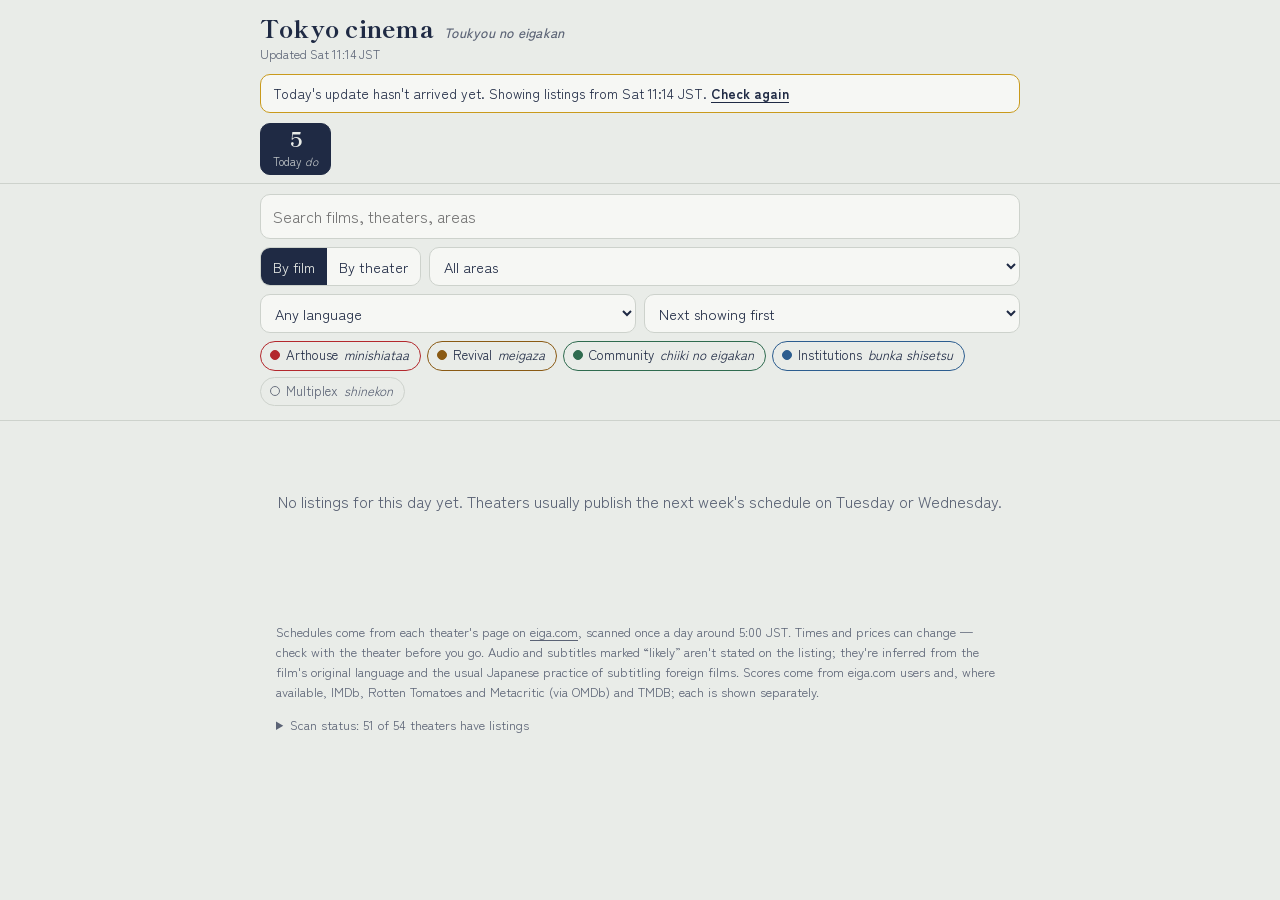
<file: site/index.html>
<!doctype html>
<html lang="en">
<head>
<meta charset="utf-8">
<meta name="viewport" content="width=device-width, initial-scale=1, viewport-fit=cover">
<title>Tokyo Cinema</title>
<meta name="description" content="Daily showtimes for Tokyo's mini-theaters, revival houses and multiplexes.">
<meta name="theme-color" content="#e9ece8" media="(prefers-color-scheme: light)">
<meta name="theme-color" content="#131926" media="(prefers-color-scheme: dark)">
<meta name="mobile-web-app-capable" content="yes">
<meta name="apple-mobile-web-app-title" content="Tokyo Cinema">
<link rel="manifest" href="manifest.webmanifest">
<link rel="icon" href="icons/favicon-64.png" type="image/png">
<link rel="apple-touch-icon" href="icons/apple-touch-icon.png">
<link rel="preconnect" href="https://fonts.googleapis.com">
<link rel="preconnect" href="https://fonts.gstatic.com" crossorigin>
<link href="https://fonts.googleapis.com/css2?family=Shippori+Mincho+B1:wght@600;800&family=Zen+Kaku+Gothic+New:wght@400;500;700&display=swap" rel="stylesheet">
<link rel="stylesheet" href="style.css">
</head>
<body>
<header class="top">
  <div class="masthead">
    <div>
      <h1>Tokyo cinema <span class="rj" title="東京の映画館">Toukyou no eigakan</span></h1>
      <button type="button" class="updated" id="updated" title="Check for new listings">Loading listings…</button>
    </div>
    <button type="button" class="install" id="install" hidden>Install app</button>
  </div>
  <p class="notice" id="notice" role="status" hidden></p>
</header>
<nav class="days-bar" aria-label="Choose a day"><div class="days" id="days"></div></nav>
<section class="filters" aria-label="Filters">
  <div class="controls">
    <input id="q" type="search" placeholder="Search films, theaters, areas" aria-label="Search films, theaters or areas" autocomplete="off">
    <div class="row">
      <div class="seg" role="group" aria-label="Group listings">
        <button type="button" data-view="film" aria-pressed="true">By film</button>
        <button type="button" data-view="theater" aria-pressed="false">By theater</button>
      </div>
      <select id="area" aria-label="Area"><option value="">All areas</option></select>
    </div>
    <div class="row">
    <select id="lang" aria-label="Audio and subtitles">
      <option value="">Any language</option>
      <option value="en">English audio or English subtitles</option>
      <option value="ja">Japanese audio</option>
      <option value="orig-ja">Original language, Japanese subtitles</option>
      <option value="dub">Japanese dub (fukikae)</option>
    </select>
    <select id="sort" aria-label="Sort films">
      <option value="next">Next showing first</option>
      <option value="rating">Highest rated first</option>
    </select>
    </div>
    <div class="types" id="types" role="group" aria-label="Theater types"></div>
    <div class="types genres" id="genres" role="group" aria-label="Genres"></div>
  </div>
</section>

<main id="list" aria-live="polite"></main>

<footer class="foot">
  <p>Schedules come from each theater's page on <a href="https://eiga.com/theater/13/">eiga.com</a>, scanned once a day around 5:00 JST. Times and prices can change — check with the theater before you go. Audio and subtitles marked “likely” aren't stated on the listing; they're inferred from the film's original language and the usual Japanese practice of subtitling foreign films. Scores come from eiga.com users and, where available, IMDb, Rotten Tomatoes and Metacritic (via OMDb) and TMDB; each is shown separately.<span id="tmdb-credit" hidden> Film languages and some English titles come from <a href="https://www.themoviedb.org/">TMDB</a>; this product uses the TMDB API but is not endorsed or certified by TMDB.</span></p>
  <p id="get-android" hidden><a href="https://github.com/davepomerlo/tokyo-cinema/releases/latest/download/tokyo-cinema.apk">Download the Android app</a> (tokyo-cinema.apk)</p>
  <details id="health"><summary>Scan status</summary><ul id="health-list"></ul></details>
</footer>

<script src="app.js"></script>
</body>
</html>
</file>
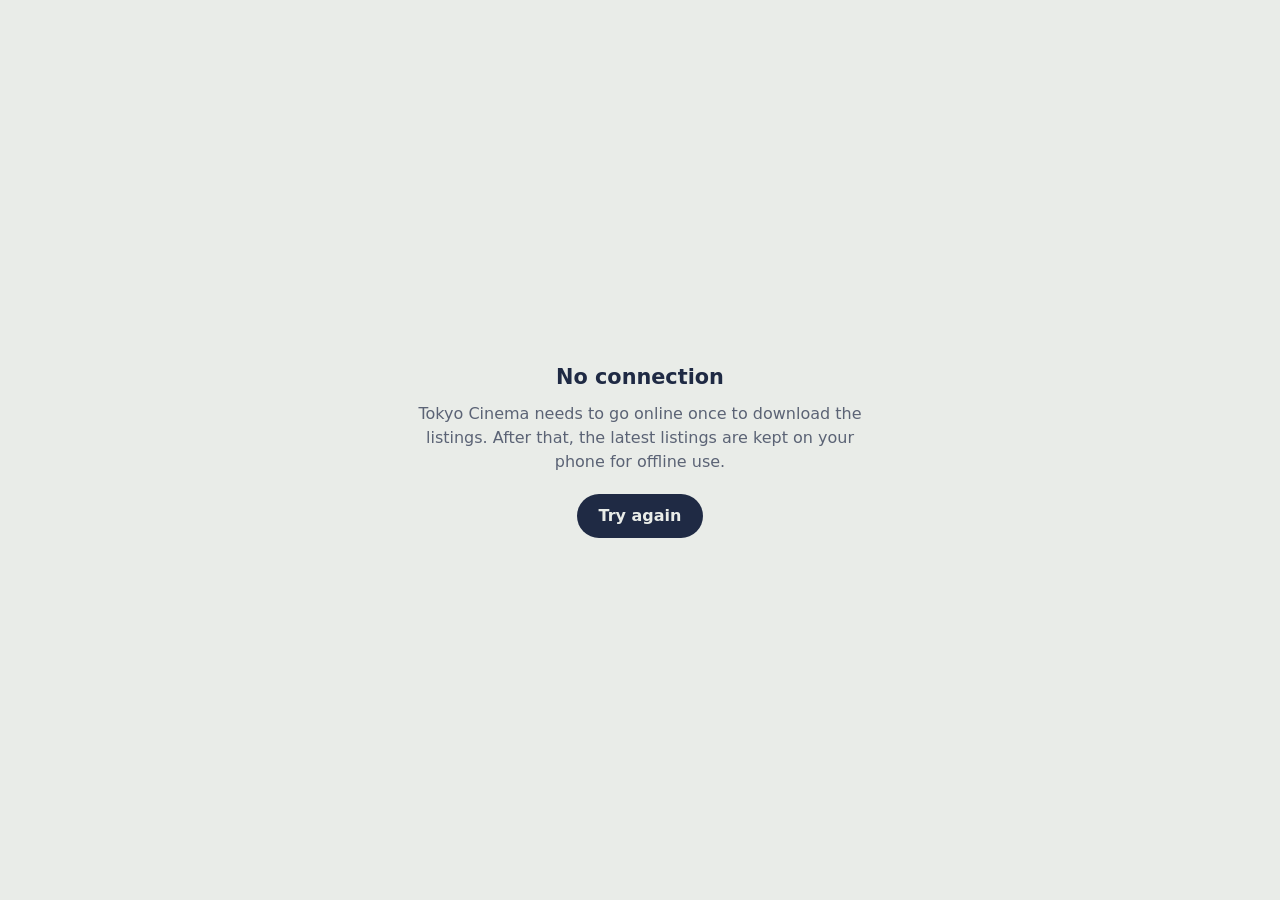
<file: android/app/src/main/assets/offline.html>
<!doctype html>
<html lang="en">
<head>
<meta charset="utf-8">
<meta name="viewport" content="width=device-width, initial-scale=1">
<title>Tokyo Cinema</title>
<style>
  :root { --paper:#e9ece8; --ink:#1f2a44; --muted:#5b6375; }
  @media (prefers-color-scheme: dark) { :root { --paper:#131926; --ink:#e8eaf0; --muted:#9aa2b4; } }
  body { margin:0; min-height:100vh; display:grid; place-items:center; background:var(--paper); color:var(--ink);
         font:16px/1.5 system-ui, sans-serif; padding:24px; box-sizing:border-box; text-align:center; }
  h1 { font-size:1.3rem; margin:0 0 8px; }
  p { color:var(--muted); margin:0 0 20px; max-width:28em; }
  button { font:inherit; font-weight:700; border:0; border-radius:999px; padding:10px 22px; background:var(--ink); color:var(--paper); }
</style>
</head>
<body>
<main>
  <h1>No connection</h1>
  <p>Tokyo Cinema needs to go online once to download the listings. After that, the latest listings are kept on your phone for offline use.</p>
  <button type="button" onclick="location.href='https://davepomerlo.github.io/tokyo-cinema/?source=android'">Try again</button>
</main>
</body>
</html>
</file>
<file: site/style.css>
:root {
  --paper: #e9ece8;
  --sheet: #f6f7f4;
  --ink: #1f2a44;
  --muted: #5b6375;
  --line: #cdd2cc;
  --red: #b3282d;
  --gold: #c99a1c;
  --gold-ink: #3a2c05;
  --t-arthouse: #b3282d;
  --t-repertory: #8a5a14;
  --t-institution: #2c5d8f;
  --t-community: #2f6b4f;
  --t-multiplex: #6b7280;
  --serif: "Shippori Mincho B1", "Hiragino Mincho ProN", "Yu Mincho", serif;
  --sans: "Zen Kaku Gothic New", "Hiragino Sans", "Yu Gothic", system-ui, sans-serif;
}
@media (prefers-color-scheme: dark) {
  :root {
    --paper: #131926;
    --sheet: #1a2132;
    --ink: #e8eaf0;
    --muted: #9aa2b4;
    --line: #2d3549;
    --red: #e3646a;
    --gold: #e3b84a;
    --gold-ink: #241a00;
    --t-arthouse: #e3646a;
    --t-repertory: #d6a04c;
    --t-institution: #6fa3d8;
    --t-community: #6cb48e;
    --t-multiplex: #9aa2b4;
  }
}

* { box-sizing: border-box; }
html { -webkit-text-size-adjust: 100%; }
body {
  margin: 0;
  background: var(--paper);
  color: var(--ink);
  font: 400 16px/1.55 var(--sans);
  font-feature-settings: "palt";
}
a { color: inherit; text-decoration-thickness: 1px; text-underline-offset: 3px; }
button, input, select { font: inherit; color: inherit; }
:focus-visible { outline: 2px solid var(--red); outline-offset: 2px; }

/* ── header ─────────────────────────────────────────── */
.top { padding: max(14px, env(safe-area-inset-top)) 16px 0; }
.masthead { max-width: 760px; margin: 0 auto; display: flex; align-items: flex-start; justify-content: space-between; gap: 12px; }
h1 { font: 800 1.5rem/1.2 var(--serif); margin: 0; letter-spacing: .01em; }
h1 span { font-size: .85rem; font-weight: 600; color: var(--muted); margin-left: 4px; white-space: nowrap; }
.updated {
  display: block; margin: 2px 0 0; padding: 0; border: 0; background: none;
  font-size: .78rem; color: var(--muted); cursor: pointer; text-align: left;
}
.updated.busy { opacity: .6; }
.install {
  flex: 0 0 auto; margin-top: 2px;
  border: 1px solid var(--ink); background: var(--ink); color: var(--paper);
  border-radius: 999px; padding: 6px 14px; font-size: .85rem; font-weight: 700; cursor: pointer;
}
.notice {
  max-width: 760px; margin: 10px auto 0; padding: 8px 12px;
  border-radius: 10px; background: var(--sheet); border: 1px solid var(--line);
  font-size: .85rem; color: var(--ink);
}
.notice.warn { border-color: var(--gold); }
.notice button { border: 0; background: none; padding: 0; color: inherit; font: inherit; font-weight: 700; text-decoration: underline; text-underline-offset: 3px; cursor: pointer; }
@media (display-mode: standalone) {
  .top { padding-top: max(10px, env(safe-area-inset-top)); }
}

.days-bar {
  position: sticky; top: 0; z-index: 5;
  background: var(--paper);
  padding: 10px 0 8px;
  border-bottom: 1px solid var(--line);
}
.days {
  display: flex; gap: 6px; overflow-x: auto; scrollbar-width: none;
  padding: 0 16px; max-width: 792px; margin: 0 auto;
  scroll-snap-type: x proximity; scroll-padding-inline: 16px;
}
.days::-webkit-scrollbar { display: none; }
.filters { padding: 0 16px 6px; border-bottom: 1px solid var(--line); }
.day {
  flex: 0 0 auto; scroll-snap-align: start;
  border: 1px solid var(--line); background: var(--sheet);
  border-radius: 10px; padding: 4px 12px 5px; cursor: pointer;
  text-align: center; line-height: 1.2; min-width: 58px;
}
.day b { display: block; font: 800 1.25rem/1.1 var(--serif); font-variant-numeric: lining-nums; }
.day small { font-size: .72rem; color: var(--muted); }
.day[aria-pressed="true"] { background: var(--ink); color: var(--paper); border-color: var(--ink); }
.day[aria-pressed="true"] small { color: inherit; opacity: .8; }
.day.sun small { color: var(--red); }
.day.sat small { color: var(--t-institution); }
.day[aria-pressed="true"].sun small, .day[aria-pressed="true"].sat small { color: inherit; }

.controls { max-width: 760px; margin: 10px auto 0; display: grid; grid-template-columns: minmax(0, 1fr); gap: 8px; }
.controls > * { min-width: 0; }
#q {
  width: 100%; border: 1px solid var(--line); background: var(--sheet);
  border-radius: 10px; padding: 9px 12px;
}
.row { display: flex; gap: 8px; }
.seg { display: inline-flex; border: 1px solid var(--line); border-radius: 10px; overflow: hidden; flex: 0 0 auto; }
.seg button { border: 0; background: var(--sheet); padding: 7px 12px; cursor: pointer; font-size: .9rem; }
.seg button[aria-pressed="true"] { background: var(--ink); color: var(--paper); }
#area, #lang, #sort { flex: 1; min-width: 0; border: 1px solid var(--line); background: var(--sheet); border-radius: 10px; padding: 7px 10px; font-size: .9rem; }

.types {
  display: flex; gap: 6px; overflow-x: auto; scrollbar-width: none;
  margin: 0 -16px; padding: 0 16px 4px;
}
.types::-webkit-scrollbar { display: none; }
@media (min-width: 792px) { .types { flex-wrap: wrap; margin: 0; padding: 0; } }
.type {
  flex: 0 0 auto; white-space: nowrap;
  --c: var(--muted);
  border: 1px solid var(--line); background: transparent; border-radius: 999px;
  padding: 3px 11px 4px 9px; font-size: .82rem; cursor: pointer; color: var(--muted);
  display: inline-flex; align-items: center; gap: 6px;
}
.type::before { content: ""; width: 8px; height: 8px; border-radius: 50%; border: 1.5px solid var(--c); }
.type[aria-pressed="true"] { color: var(--ink); border-color: var(--c); }
.type[aria-pressed="true"]::before { background: var(--c); }

/* ── listings ───────────────────────────────────────── */
main { max-width: 760px; margin: 0 auto; padding: 4px 16px 24px; }
.film, .house { padding: 18px 0 14px; border-bottom: 1px solid var(--line); }
.film-head { display: grid; grid-template-columns: 1fr auto; gap: 12px; align-items: start; }
.film h2, .house h2 { margin: 0; font: 800 1.42rem/1.25 var(--serif); letter-spacing: .005em; text-wrap: balance; }
.film h2 a, .house h2 a { text-decoration: none; }
.film h2 a:hover, .house h2 a:hover { text-decoration: underline; }
.ja { display: block; font: 600 .98rem/1.4 var(--serif); color: var(--muted); margin-top: 2px; }
.auto { font: 400 .7rem var(--sans); color: var(--muted); border: 1px solid var(--line); border-radius: 4px; padding: 0 4px; margin-left: 4px; vertical-align: 2px; }
.meta { margin: 4px 0 0; font-size: .82rem; color: var(--muted); }
.scores { display: flex; flex-wrap: wrap; gap: 4px 6px; margin: 8px 0 0; }
.scores.compact { margin: 3px 0 0; }
.score {
  display: inline-flex; align-items: baseline; gap: 5px;
  font-size: .76rem; color: var(--muted); text-decoration: none;
  border: 1px solid var(--line); border-radius: 6px; padding: 1px 7px 2px;
}
.score b { font-size: .92rem; color: var(--ink); font-variant-numeric: tabular-nums; }
a.score:hover { border-color: var(--muted); }
.poster { width: 56px; height: 80px; object-fit: cover; border-radius: 4px; background: var(--line); }

.venue { margin-top: 12px; padding-left: 12px; border-left: 3px solid var(--tc, var(--muted)); }
.venue-name { display: flex; flex-wrap: wrap; align-items: baseline; gap: 2px 8px; font-weight: 700; font-size: .95rem; }
.venue-name .vja { font-weight: 400; font-size: .8rem; color: var(--muted); }
.venue-name .price { margin-left: auto; font-weight: 500; font-size: .88rem; font-variant-numeric: tabular-nums; }
.area { font-weight: 400; font-size: .78rem; color: var(--muted); }

.slots { display: flex; flex-wrap: wrap; gap: 6px; margin-top: 6px; }
.slot {
  display: inline-flex; flex-direction: column; align-items: center; justify-content: center;
  min-width: 62px; padding: 4px 8px 5px; border-radius: 8px;
  background: var(--sheet); border: 1px solid var(--line);
  font: 700 1.02rem/1.15 var(--sans); font-variant-numeric: tabular-nums; text-decoration: none;
}
.slot small { font: 400 .68rem/1.2 var(--sans); color: var(--muted); }
.slot.soon { background: var(--gold); border-color: var(--gold); color: var(--gold-ink); }
.slot.soon small { color: inherit; opacity: .8; }
.slot.past { opacity: .4; font-weight: 400; text-decoration: line-through; text-decoration-thickness: 1px; }
.fmt-label { display: flex; flex-wrap: wrap; gap: 2px 12px; font-size: .78rem; color: var(--muted); margin: 8px 0 -1px; }
.fmt-label b { font-weight: 500; color: var(--ink); }
.fmt-label .en-subs { color: var(--t-institution); }
.fmt-label .en-subs b { color: inherit; font-weight: 700; }
.guess { font-style: italic; }

details.prices { margin-top: 4px; font-size: .8rem; color: var(--muted); }
details.prices summary { cursor: pointer; width: fit-content; }
details.prices ul { margin: 4px 0 0; padding: 0; list-style: none; display: grid; grid-template-columns: 1fr auto; gap: 1px 16px; max-width: 360px; }
details.prices li { display: contents; }
details.prices li.sub span:first-child { margin-top: 6px; font-weight: 700; color: var(--ink); }
details.prices li.note span:first-child { font-style: italic; }
.price.varies { font-size: .8rem; color: var(--muted); font-weight: 400; }
details.prices .yen { text-align: right; font-variant-numeric: tabular-nums; color: var(--ink); }

.house .film-line { margin-top: 12px; }
.house .film-line h3 { margin: 0; font: 800 1.05rem/1.3 var(--serif); }
.house .film-line h3 .ja { display: inline; font-size: .82rem; margin-left: 6px; }
.house-meta { margin: 4px 0 0; font-size: .85rem; color: var(--muted); display: flex; flex-wrap: wrap; gap: 4px 12px; }

.empty { padding: 48px 0; text-align: center; color: var(--muted); }
.empty button { margin-top: 10px; border: 1px solid var(--line); background: var(--sheet); border-radius: 10px; padding: 7px 14px; cursor: pointer; }

.foot { max-width: 760px; margin: 0 auto; padding: 8px 16px max(32px, env(safe-area-inset-bottom)); font-size: .8rem; color: var(--muted); }
.foot summary { cursor: pointer; }
#health-list { padding-left: 18px; }
#health-list .bad { color: var(--red); }

@media (min-width: 640px) {
  .film h2, .house h2 { font-size: 1.65rem; }
  .scores { display: flex; flex-wrap: wrap; gap: 4px 6px; margin: 8px 0 0; }
.scores.compact { margin: 3px 0 0; }
.score {
  display: inline-flex; align-items: baseline; gap: 5px;
  font-size: .76rem; color: var(--muted); text-decoration: none;
  border: 1px solid var(--line); border-radius: 6px; padding: 1px 7px 2px;
}
.score b { font-size: .92rem; color: var(--ink); font-variant-numeric: tabular-nums; }
a.score:hover { border-color: var(--muted); }
.poster { width: 72px; height: 104px; }
}
@media (prefers-reduced-motion: no-preference) {
  .day, .type, .seg button { transition: background-color .15s, color .15s; }
}

/* romaji for Japanese terms */
.rj { font-style: italic; }
h1 .rj { font-family: var(--sans); font-weight: 500; font-style: italic; }
.ja.rj { font-family: var(--sans); font-weight: 500; font-size: .92rem; }

/* film list: collapsed until the title is tapped */
.film { padding: 14px 0 12px; }
.film-head { cursor: pointer; -webkit-tap-highlight-color: transparent; }
.film-toggle {
  all: unset; display: block; cursor: pointer; border-radius: 4px;
  font: inherit; color: inherit; text-wrap: balance;
}
.film-toggle:focus-visible { outline: 2px solid var(--red); outline-offset: 3px; }
.film-sum { margin: 5px 0 0; font-size: .84rem; color: var(--muted); display: flex; align-items: center; flex-wrap: wrap; gap: 0 2px; }
.film-sum .en-subs { color: var(--t-institution); font-weight: 700; }
.chev { display: inline-block; width: 8px; height: 8px; margin-left: 8px; border-right: 2px solid var(--muted); border-bottom: 2px solid var(--muted); transform: translateY(-2px) rotate(45deg); }
.film.open .chev { transform: translateY(2px) rotate(-135deg); }
.film-body { margin-top: 6px; }
.film-body .meta { margin-top: 2px; }
.film-link { margin: 6px 0 0; font-size: .8rem; }
.film-link a { color: var(--muted); }
.film .poster { width: 44px; height: 63px; }
.film.open .poster { width: 56px; height: 80px; }
@media (min-width: 640px) { .film .poster { width: 52px; height: 75px; } .film.open .poster { width: 72px; height: 104px; } }
@media (prefers-reduced-motion: no-preference) { .chev { transition: transform .15s; } }
.film:not(.open) .film-toggle .ja { white-space: nowrap; overflow: hidden; text-overflow: ellipsis; }
.film-toggle .ja { display: block; }

/* theater list: collapsed until the name is tapped */
.house { padding: 14px 0 12px 12px; }
.house-head { cursor: pointer; -webkit-tap-highlight-color: transparent; }
.house.open .chev { transform: translateY(2px) rotate(-135deg); }
.house-body { margin-top: 6px; }
.house-body .film-line:first-of-type { margin-top: 8px; }

/* genre filter */
.genre-chip {
  flex: 0 0 auto; white-space: nowrap; cursor: pointer;
  border: 1px solid var(--line); background: transparent; color: var(--muted);
  border-radius: 999px; padding: 3px 11px 4px; font-size: .82rem;
}
.genre-chip small { font-size: .72rem; opacity: .75; margin-left: 2px; font-variant-numeric: tabular-nums; }
.genre-chip[aria-pressed="true"] { background: var(--ink); border-color: var(--ink); color: var(--paper); }
.genre-chip[aria-pressed="true"] .rj, .genre-chip[aria-pressed="true"] small { color: inherit; }
.film-sum .genre { color: var(--ink); font-weight: 500; }
.film-head > div, .house-head { min-width: 0; }
.film-toggle { max-width: 100%; box-sizing: border-box; }
</file>
